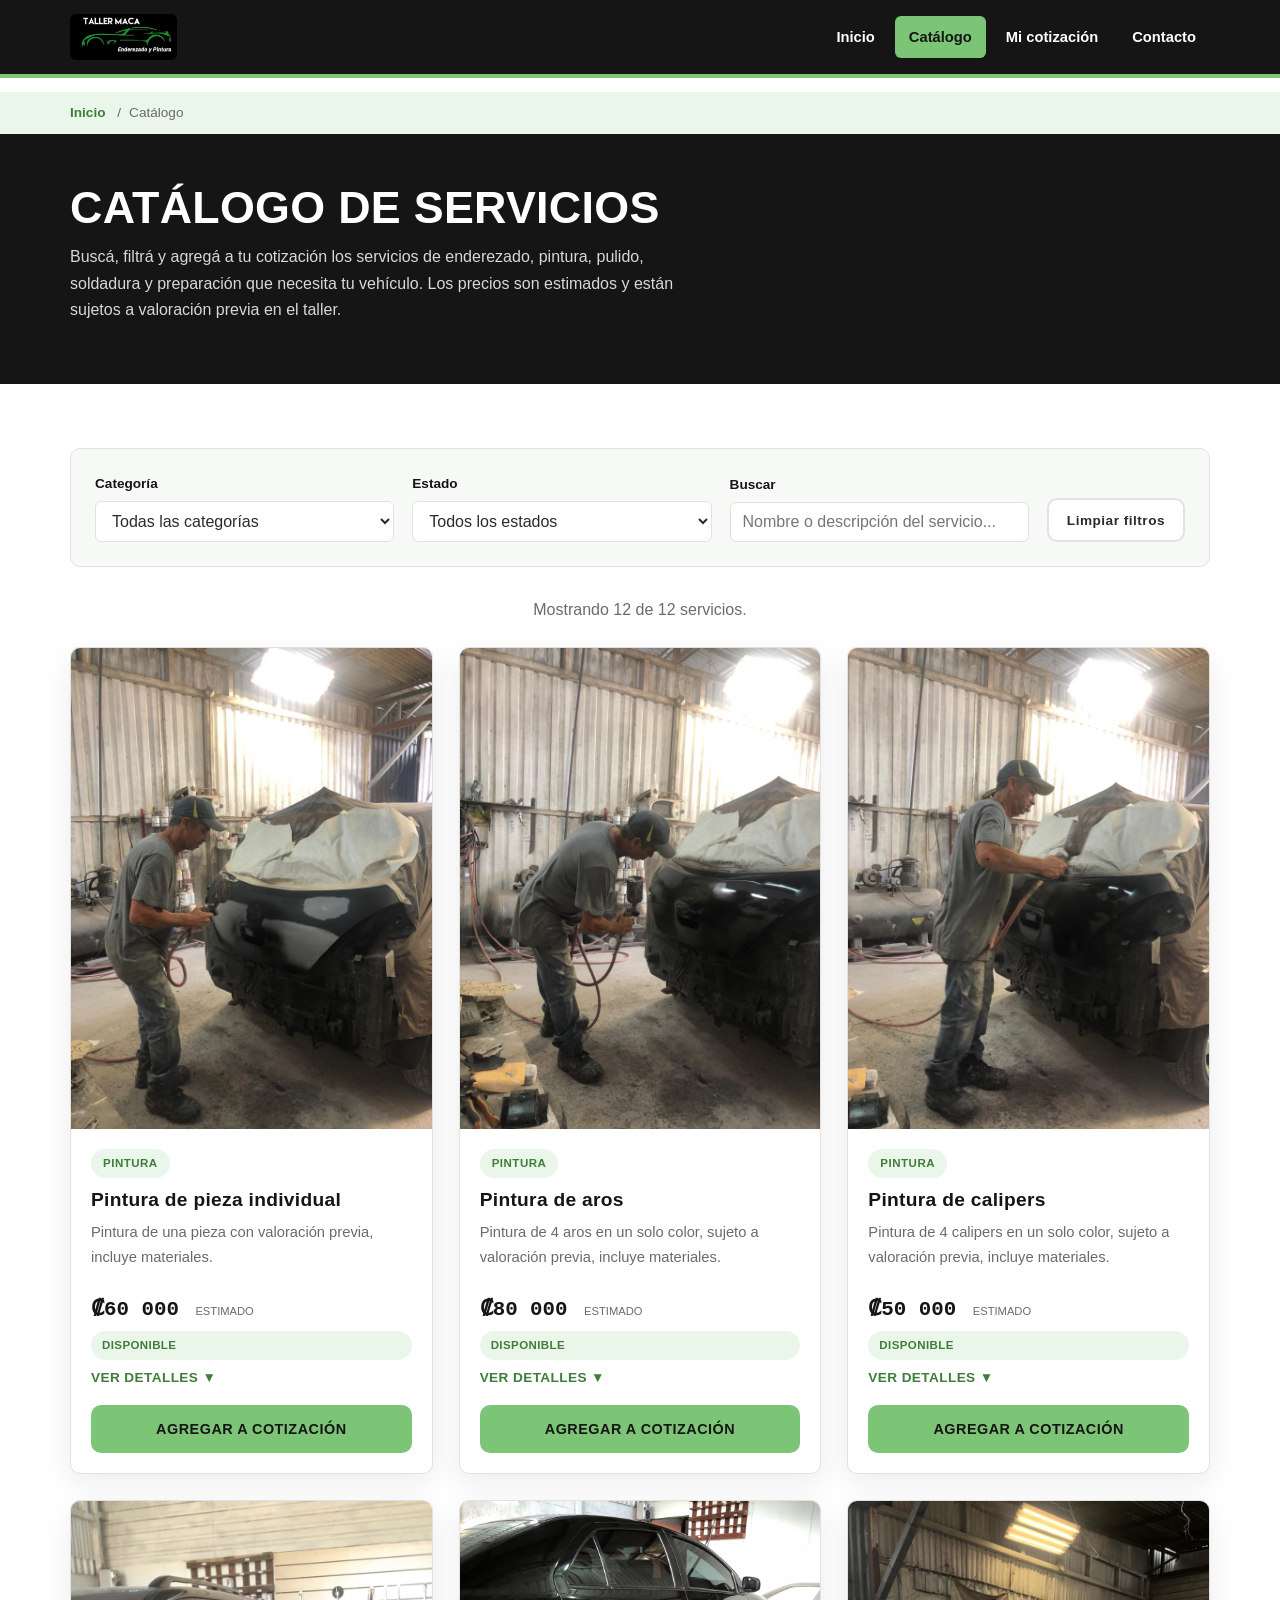
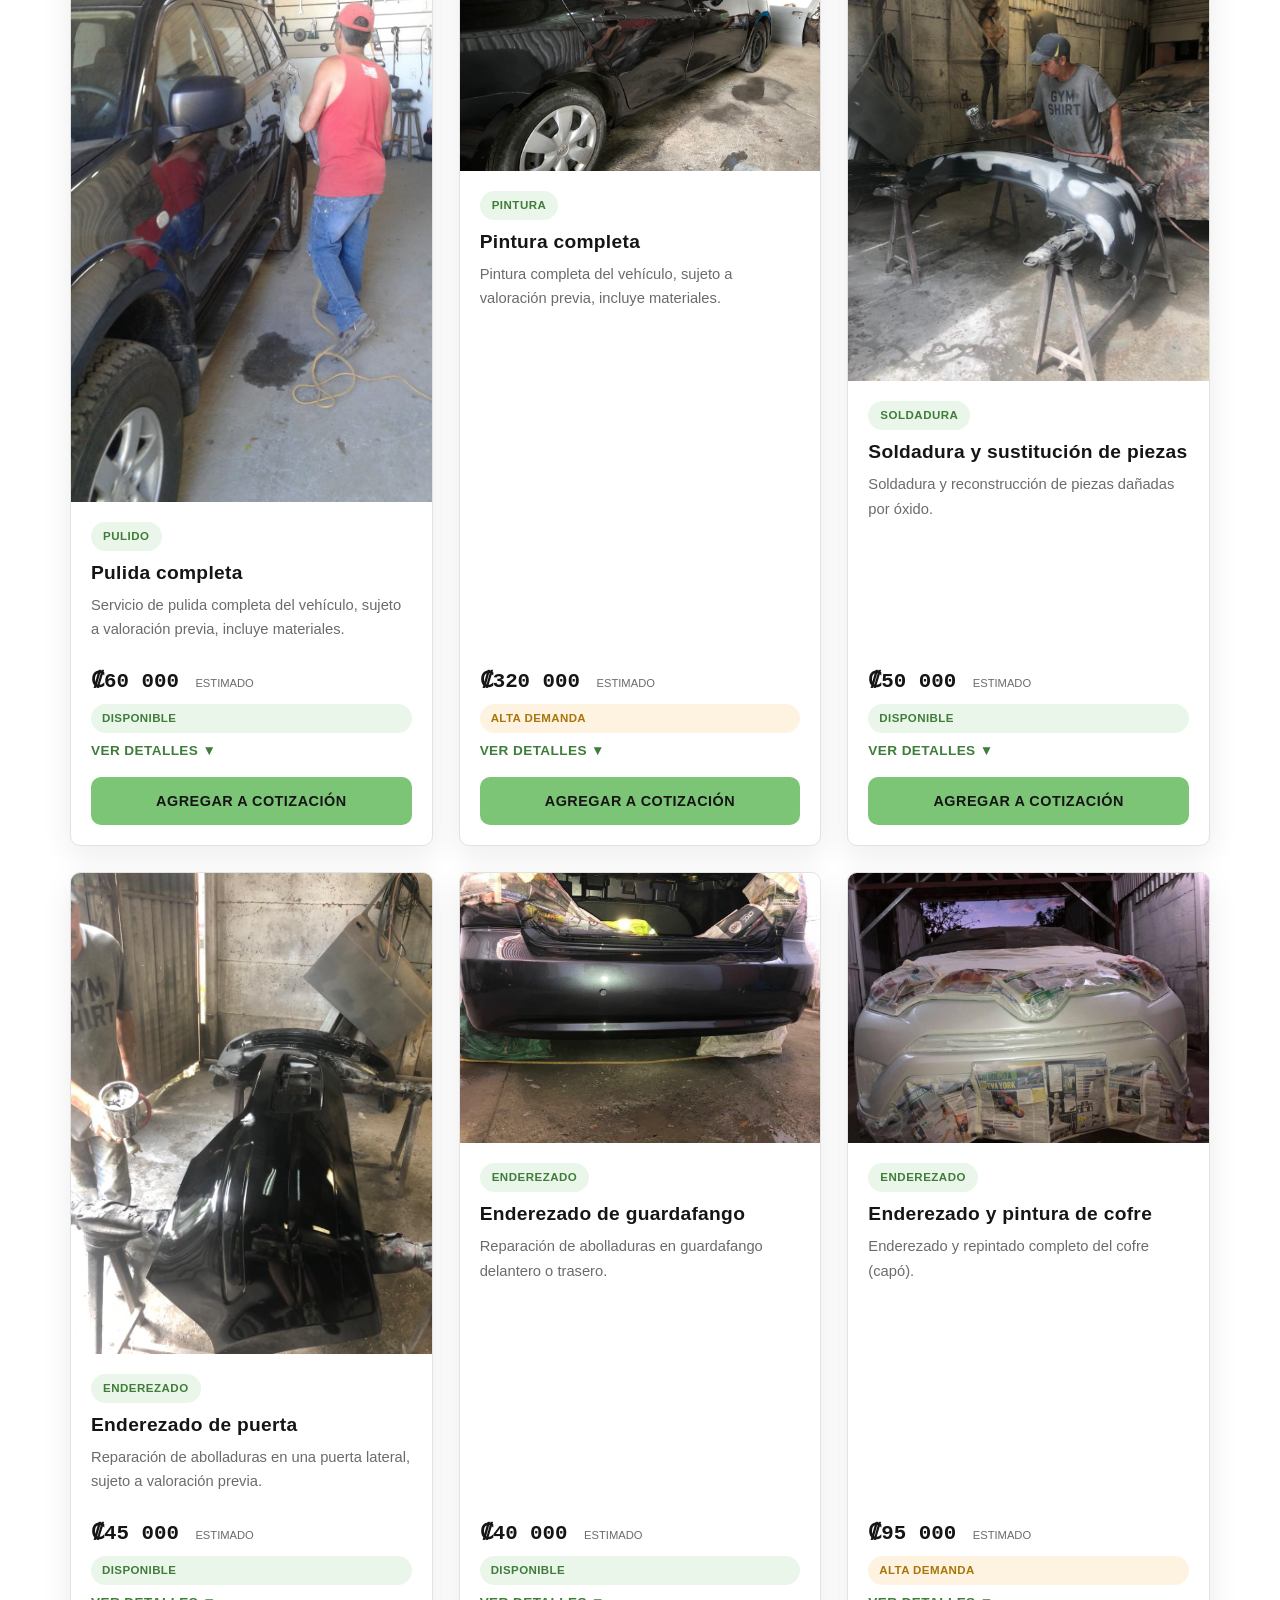
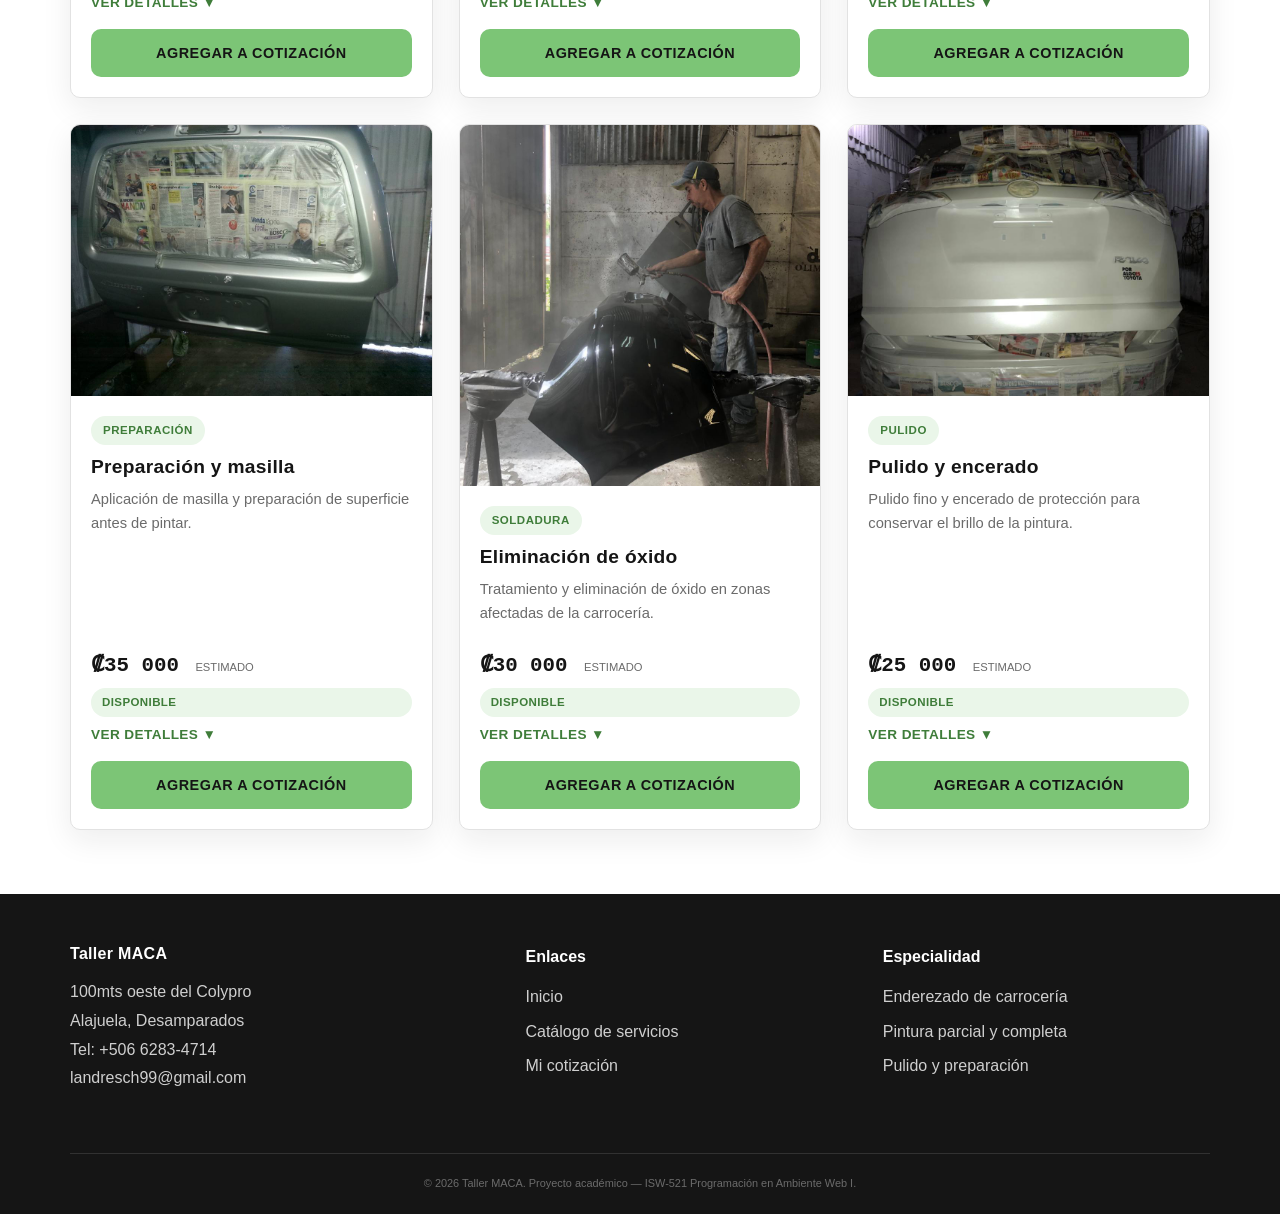
<file: catalogo.html>
<!DOCTYPE html>
<html lang="es">

<head>
    <meta charset="UTF-8">
    <meta name="viewport" content="width=device-width, initial-scale=1.0">
    <meta name="description"
        content="Catálogo de servicios de Taller MACA: enderezado, pintura y pulido en Desamparados, Alajuela. Filtrá por categoría, estado o buscá por nombre y armá tu cotización.">
    <meta name="keywords" content="taller, catálogo, enderezado, pintura automotriz, Alajuela, Desamparados, cotización">
    <meta name="author" content="Taller MACA">
    <link rel="stylesheet" href="css/style.css">
    <title>Taller MACA | Catálogo</title>
</head>

<body>
    <!-- Encabezado fijo, compartido por las 3 páginas -->
    <header class="site-header">
        <div class="container header-content">
            <a class="logo" href="index.html">
                <img src="img/logo-maca.jpg" alt="Logo de Taller MACA, enderezado y pintura">
                <span>Taller MACA</span>
            </a>

            <!-- Checkbox oculto: controla el menú hamburguesa sin JavaScript -->
            <input type="checkbox" id="menu-toggle" class="menu-toggle">
            <label for="menu-toggle" class="menu-button" aria-label="Abrir menú">
                <span></span>
                <span></span>
                <span></span>
            </label>

            <nav class="main-nav">
                <ul>
                    <li><a href="index.html">Inicio</a></li>
                    <li><a class="active-link" href="catalogo.html">Catálogo</a></li>
                    <li><a href="cotizacion.html">Mi cotización</a></li>
                    <li><a href="index.html#contacto">Contacto</a></li>
                </ul>
            </nav>
        </div>
    </header>

    <!-- Ubicación actual dentro del sitio -->
    <nav class="breadcrumb" aria-label="Ubicación actual">
        <div class="container">
            <a href="index.html">Inicio</a>
            <span>Catálogo</span>
        </div>
    </nav>

    <main>
        <!-- Encabezado simple de la página -->
        <section class="hero-simple">
            <div class="container">
                <h1>Catálogo de servicios</h1>
                <p>
                    Buscá, filtrá y agregá a tu cotización los servicios de enderezado, pintura, pulido,
                    soldadura y preparación que necesita tu vehículo. Los precios son estimados y están
                    sujetos a valoración previa en el taller.
                </p>
            </div>
        </section>

        <!-- Catálogo: filtros + galería de servicios cargados desde JSON -->
        <section>
            <div class="container">
                <div class="filtros-panel">
                    <div class="filtro-grupo">
                        <label for="filtroCategoria">Categoría</label>
                        <select id="filtroCategoria" name="categoria">
                            <option value="todas">Todas las categorías</option>
                            <option value="Pintura">Pintura</option>
                            <option value="Pulido">Pulido</option>
                            <option value="Soldadura">Soldadura</option>
                            <option value="Enderezado">Enderezado</option>
                            <option value="Preparación">Preparación</option>
                        </select>
                    </div>

                    <div class="filtro-grupo">
                        <label for="filtroEstado">Estado</label>
                        <select id="filtroEstado" name="estado">
                            <option value="todos">Todos los estados</option>
                            <option value="disponible">Disponible</option>
                            <option value="alta demanda">Alta demanda</option>
                        </select>
                    </div>

                    <div class="filtro-grupo">
                        <label for="filtroBuscador">Buscar</label>
                        <input type="text" id="filtroBuscador" name="buscador"
                            placeholder="Nombre o descripción del servicio...">
                    </div>

                    <button type="button" class="btn-clear" id="btnLimpiarFiltros">Limpiar filtros</button>
                </div>

                <p id="mensajeResultados" class="estado-carga">Cargando servicios...</p>

                <div id="contenedorCatalogo" class="tarjetas-grid"></div>
            </div>
        </section>
    </main>

    <footer id="contacto">
        <div class="container">
            <div>
                <h4>Taller MACA</h4>
                <address>
                    100mts oeste del Colypro<br>
                    Alajuela, Desamparados<br>
                    Tel: +506 6283-4714<br>
                    landresch99@gmail.com
                </address>
            </div>

            <div>
                <h5>Enlaces</h5>
                <ul>
                    <li><a href="index.html">Inicio</a></li>
                    <li><a href="catalogo.html">Catálogo de servicios</a></li>
                    <li><a href="cotizacion.html">Mi cotización</a></li>
                </ul>
            </div>

            <div>
                <h5>Especialidad</h5>
                <ul>
                    <li>Enderezado de carrocería</li>
                    <li>Pintura parcial y completa</li>
                    <li>Pulido y preparación</li>
                </ul>
            </div>

            <div class="footer-bottom">
                <small>&copy; 2026 Taller MACA. Proyecto académico — ISW-521 Programación en Ambiente Web I.</small>
            </div>
        </div>
    </footer>

    <script src="js/cotizacionStorage.js"></script>
    <script src="js/catalogo.js"></script>
</body>

</html>
</file>
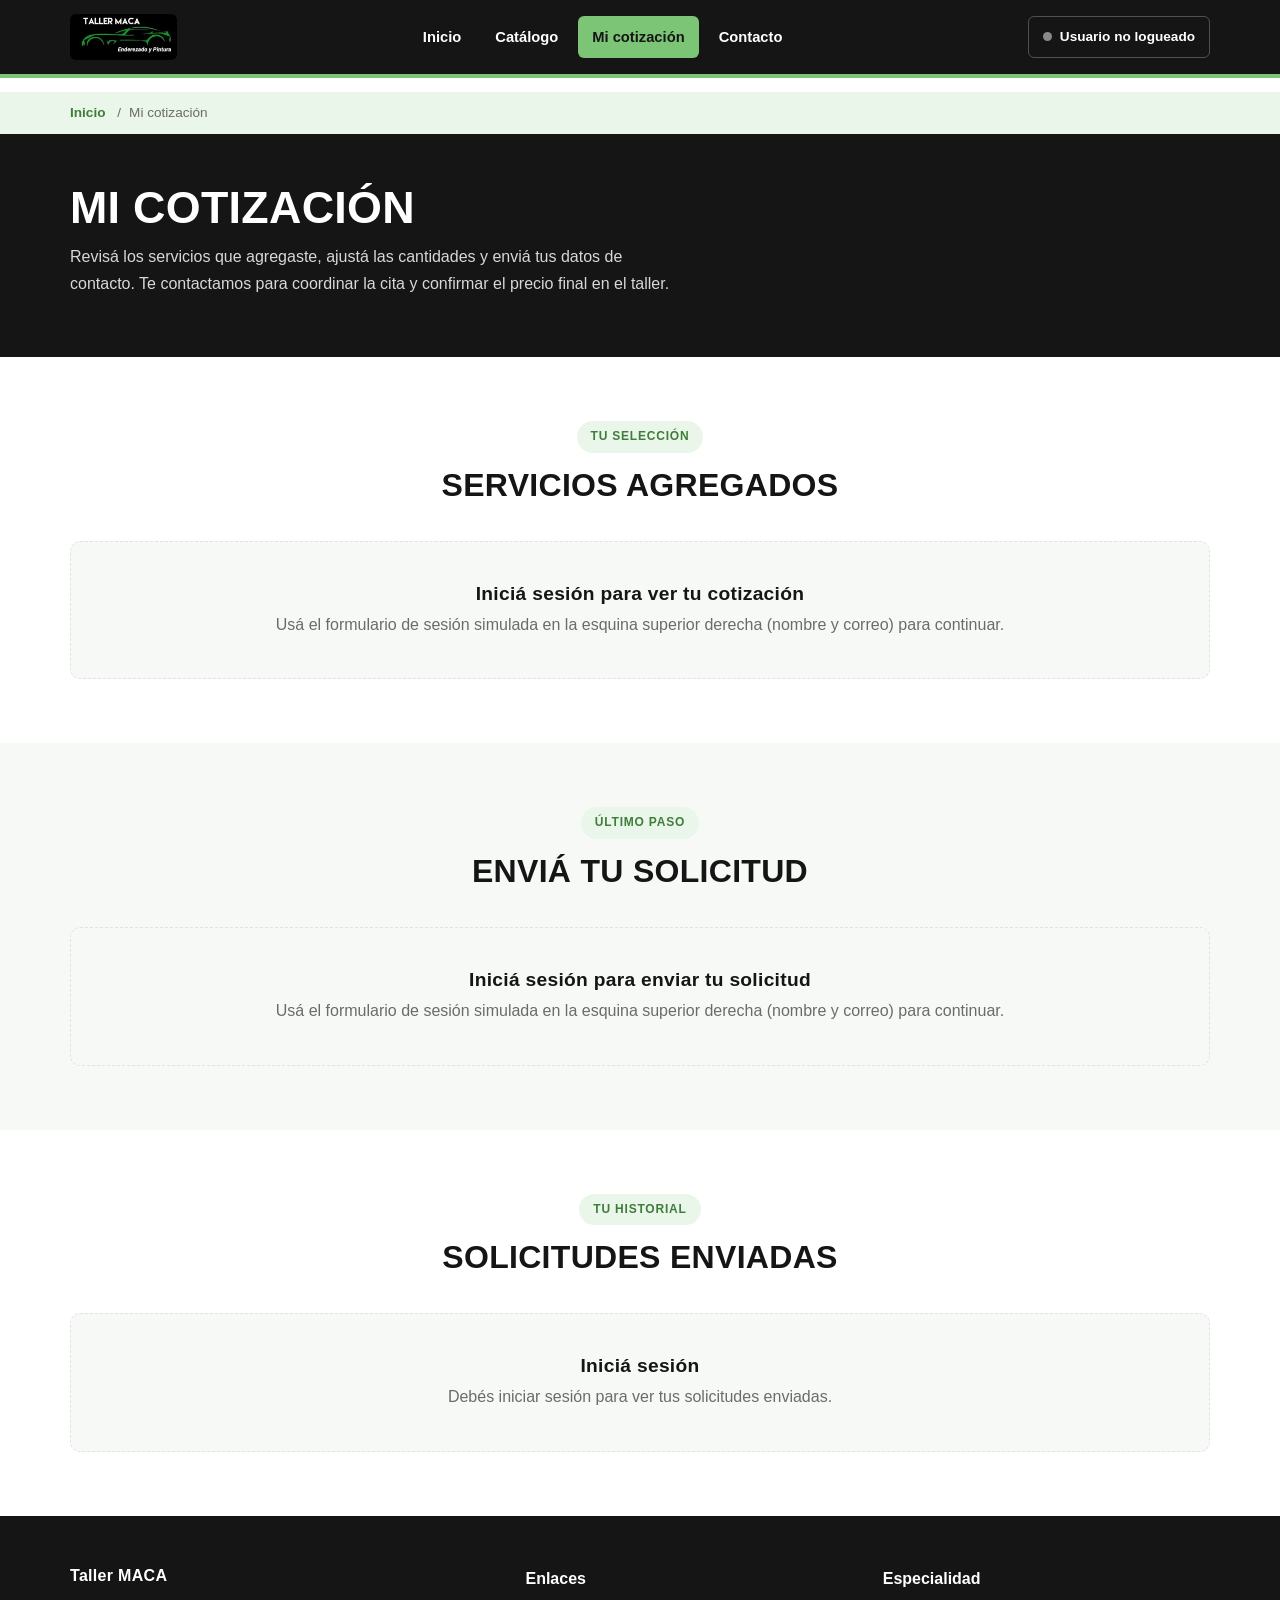
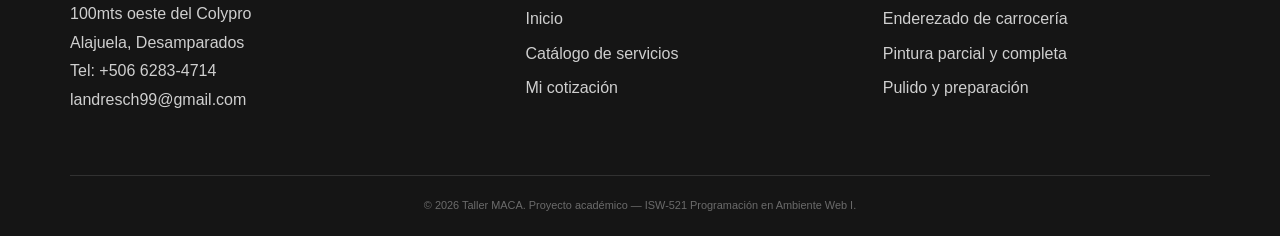
<file: cotizacion.html>
<!DOCTYPE html>
<html lang="es">

<head>
    <meta charset="UTF-8">
    <meta name="viewport" content="width=device-width, initial-scale=1.0">
    <meta name="description"
        content="Revisá y ajustá tu cotización de servicios de Taller MACA en Desamparados, Alajuela, y enviá tus datos de contacto para coordinar tu cita.">
    <meta name="keywords" content="taller, cotización, enderezado, pintura automotriz, Alajuela, Desamparados">
    <meta name="author" content="Taller MACA">
    <link rel="stylesheet" href="css/style.css">
    <title>Taller MACA | Mi cotización</title>
</head>

<body>
    <!-- Encabezado fijo, compartido por las 3 páginas -->
    <header class="site-header">
        <div class="container header-content">
            <a class="logo" href="index.html">
                <img src="img/logo-maca.jpg" alt="Logo de Taller MACA, enderezado y pintura">
                <span>Taller MACA</span>
            </a>

            <!-- Checkbox oculto: controla el menú hamburguesa sin JavaScript -->
            <input type="checkbox" id="menu-toggle" class="menu-toggle">
            <label for="menu-toggle" class="menu-button" aria-label="Abrir menú">
                <span></span>
                <span></span>
                <span></span>
            </label>

            <nav class="main-nav">
                <ul>
                    <li><a href="index.html">Inicio</a></li>
                    <li><a href="catalogo.html">Catálogo</a></li>
                    <li><a class="active-link" href="cotizacion.html">Mi cotización</a></li>
                    <li><a href="index.html#contacto">Contacto</a></li>
                </ul>
            </nav>

            <!-- Sesión simulada con sessionStorage: solo en esta página -->
            <div class="header-session-area">
                <details class="session-dropdown">
                    <summary id="headerUsuario" class="header-user">
                        <span class="user-offline"></span>
                        Usuario no logueado
                    </summary>

                    <div class="session-dropdown-content">
                        <h3>Sesión de usuario</h3>
                        <p>Simulación con sessionStorage.</p>

                        <form id="formLoginSimulado" class="session-form">
                            <div class="campo-form">
                                <label for="loginNombre">Nombre</label>
                                <input type="text" id="loginNombre" placeholder="Ej. Joseph Quesada">
                            </div>

                            <div class="campo-form">
                                <label for="loginCorreo">Correo</label>
                                <input type="email" id="loginCorreo" placeholder="ejemplo@correo.com">
                            </div>

                            <div class="session-buttons">
                                <button type="submit" class="btn-primary">Ingresar</button>
                                <button type="button" id="btnCerrarSesion" class="btn-secondary">Salir</button>
                            </div>
                        </form>

                        <div id="usuarioActual" class="user-card">
                            No hay usuario logueado.
                        </div>
                    </div>
                </details>
            </div>
        </div>
    </header>

    <!-- Ubicación actual dentro del sitio -->
    <nav class="breadcrumb" aria-label="Ubicación actual">
        <div class="container">
            <a href="index.html">Inicio</a>
            <span>Mi cotización</span>
        </div>
    </nav>

    <main>
        <!-- Encabezado simple de la página -->
        <section class="hero-simple">
            <div class="container">
                <h1>Mi cotización</h1>
                <p>
                    Revisá los servicios que agregaste, ajustá las cantidades y enviá tus datos de contacto.
                    Te contactamos para coordinar la cita y confirmar el precio final en el taller.
                </p>
            </div>
        </section>

        <!-- Tabla con los servicios agregados desde el catálogo -->
        <section>
            <div class="container">
                <div class="section-heading">
                    <span class="section-badge">Tu selección</span>
                    <h2>Servicios agregados</h2>
                </div>

                <div id="estadoSesionRequerida" class="empty-state oculto">
                    <h3>Iniciá sesión para ver tu cotización</h3>
                    <p>Usá el formulario de sesión simulada en la esquina superior derecha (nombre y correo) para continuar.</p>
                </div>

                <div id="estadoVacioCotizacion" class="empty-state oculto">
                    <h3>Tu cotización está vacía</h3>
                    <p>Todavía no agregaste servicios. Visitá el catálogo para elegir los que necesitás.</p>
                    <a class="btn-secondary" href="catalogo.html">Ir al catálogo</a>
                </div>

                <div id="tablaCotizacionWrapper" class="tabla-cotizacion-wrapper">
                    <table class="tabla-cotizacion">
                        <thead>
                            <tr>
                                <th scope="col">Servicio</th>
                                <th scope="col">Precio unitario</th>
                                <th scope="col">Cantidad</th>
                                <th scope="col">Subtotal</th>
                                <th scope="col">Quitar</th>
                            </tr>
                        </thead>
                        <tbody id="cuerpoTablaCotizacion"></tbody>
                    </table>
                </div>

                <div id="resumenCotizacion" class="cotizacion-resumen">
                    <span>Total general</span>
                    <strong id="totalCotizacion">&#8353;0</strong>
                </div>

                <div id="accionesCotizacion" class="cotizacion-acciones">
                    <button type="button" class="btn-clear" id="btnVaciarCotizacion">Vaciar cotización</button>
                    <a class="btn-link" href="catalogo.html">Seguir explorando el catálogo</a>
                </div>
            </div>
        </section>

        <!-- Formulario de contacto para enviar la solicitud -->
        <section class="fondo-claro">
            <div class="container">
                <div class="section-heading">
                    <span class="section-badge">Último paso</span>
                    <h2>Enviá tu solicitud</h2>
                </div>

                <div id="formularioSesionRequerida" class="empty-state oculto">
                    <h3>Iniciá sesión para enviar tu solicitud</h3>
                    <p>Usá el formulario de sesión simulada en la esquina superior derecha (nombre y correo) para continuar.</p>
                </div>

                <form id="formContacto" class="formulario-contacto oculto" novalidate>
                    <div class="campo-form">
                        <label for="campoNombre">Nombre completo</label>
                        <input type="text" id="campoNombre" name="nombre" placeholder="Ej. Joseph Quesada">
                        <small id="errorNombre" class="mensaje-error"></small>
                    </div>

                    <div class="campo-form">
                        <label for="campoTelefono">Teléfono</label>
                        <input type="tel" id="campoTelefono" name="telefono" placeholder="Ej. 6283-4714">
                        <small id="errorTelefono" class="mensaje-error"></small>
                    </div>

                    <div class="campo-form">
                        <label for="campoCorreo">Correo electrónico</label>
                        <input type="email" id="campoCorreo" name="correo" placeholder="Ej. correo@ejemplo.com">
                        <small id="errorCorreo" class="mensaje-error"></small>
                    </div>

                    <div class="campo-form">
                        <label for="campoFecha">Fecha preferida</label>
                        <input type="date" id="campoFecha" name="fecha">
                        <small id="errorFecha" class="mensaje-error"></small>
                    </div>

                    <button type="submit" class="btn-primary">Enviar solicitud</button>

                    <p id="mensajeEnvio" class="mensaje-envio" aria-live="polite"></p>
                </form>
            </div>
        </section>

        <!-- Historial de solicitudes enviadas por el usuario logueado -->
        <section>
            <div class="container">
                <div class="section-heading">
                    <span class="section-badge">Tu historial</span>
                    <h2>Solicitudes enviadas</h2>
                </div>

                <div id="listaSolicitudesGuardadas" class="solicitudes-lista"></div>
            </div>
        </section>
    </main>

    <footer id="contacto">
        <div class="container">
            <div>
                <h4>Taller MACA</h4>
                <address>
                    100mts oeste del Colypro<br>
                    Alajuela, Desamparados<br>
                    Tel: +506 6283-4714<br>
                    landresch99@gmail.com
                </address>
            </div>

            <div>
                <h5>Enlaces</h5>
                <ul>
                    <li><a href="index.html">Inicio</a></li>
                    <li><a href="catalogo.html">Catálogo de servicios</a></li>
                    <li><a href="cotizacion.html">Mi cotización</a></li>
                </ul>
            </div>

            <div>
                <h5>Especialidad</h5>
                <ul>
                    <li>Enderezado de carrocería</li>
                    <li>Pintura parcial y completa</li>
                    <li>Pulido y preparación</li>
                </ul>
            </div>

            <div class="footer-bottom">
                <small>&copy; 2026 Taller MACA. Proyecto académico — ISW-521 Programación en Ambiente Web I.</small>
            </div>
        </div>
    </footer>

    <script src="js/cotizacionStorage.js"></script>
    <script src="js/sesion.js"></script>
    <script src="js/cotizacion.js"></script>
</body>

</html>
</file>
<file: css/style.css>
/* =========================================================
   TALLER MACA — Hoja de estilos compartida
   HTML + CSS + JavaScript puro, sin frameworks.
   ========================================================= */

/* =========================
   VARIABLES DE MARCA
   Colores tomados del logo real del taller (auto verde sobre negro)
   ========================= */
:root {
    --negro: #151515;
    --negro-suave: #222222;
    --verde: #7cc576;
    --verde-oscuro: #3f7d3a;
    --verde-medio: #5ab652;
    --verde-claro: #eaf6e9;
    --blanco: #ffffff;
    --texto: #2b2b2b;
    --texto-suave: #6b6b6b;
    --borde: #e2e2e2;
    --alerta: #c0392b;
    --alerta-fondo: #fbeaea;
    --aviso: #a9750c;
    --aviso-fondo: #fdf3e0;
    --exito-fondo: #eaf6e9;

    --fuente-titulo: 'Arial Black', Arial, sans-serif;
    --fuente-texto: Arial, Helvetica, sans-serif;
    --fuente-numeros: 'Courier New', Courier, monospace;

    --radio: 10px;
    --sombra: 0 10px 30px rgba(21, 21, 21, 0.08);
}

/* =========================
   BASE Y RESET
   ========================= */
* {
    margin: 0;
    padding: 0;
    box-sizing: border-box;
}

html {
    font-size: 16px;
    scroll-behavior: smooth;
}

body {
    font-family: var(--fuente-texto);
    color: var(--texto);
    background-color: var(--blanco);
    line-height: 1.65;
    padding-top: 92px;
    /* compensa el header fijo */
}

img,
video,
iframe {
    max-width: 100%;
}

img {
    height: auto;
    display: block;
}

a {
    text-decoration: none;
    color: inherit;
}

ul {
    list-style: none;
}

button,
input,
select,
textarea {
    font-family: inherit;
    font-size: 1rem;
}

h1,
h2,
h3,
h4 {
    font-family: var(--fuente-titulo);
    color: var(--negro);
    line-height: 1.25;
    margin-bottom: 14px;
    letter-spacing: 0.3px;
}

h1 {
    font-size: clamp(1.9rem, 4vw, 2.8rem);
    text-transform: uppercase;
}

h2 {
    font-size: clamp(1.5rem, 3vw, 2rem);
    text-transform: uppercase;
}

h3 {
    font-size: 1.2rem;
}

p {
    margin-bottom: 14px;
    color: var(--texto);
}

small {
    color: var(--texto-suave);
}

/* =========================
   UTILIDADES
   ========================= */
.container {
    width: min(92%, 1140px);
    margin: 0 auto;
}

section {
    padding: 64px 0;
}

.section-heading {
    max-width: 640px;
    margin: 0 auto 36px;
    text-align: center;
}

.section-badge {
    display: inline-block;
    background-color: var(--verde-claro);
    color: var(--verde-oscuro);
    font-weight: bold;
    font-size: 0.75rem;
    text-transform: uppercase;
    letter-spacing: 0.8px;
    padding: 6px 14px;
    border-radius: 999px;
    margin-bottom: 12px;
}

.fondo-claro {
    background-color: #f7f9f7;
}

.fondo-oscuro {
    background-color: var(--negro);
    color: var(--blanco);
}

.fondo-oscuro h2,
.fondo-oscuro h3 {
    color: var(--blanco);
}

/* =========================
   BOTONES
   ========================= */
.btn-primary,
.btn-secondary,
.btn-outline,
.btn-clear {
    display: inline-block;
    font-weight: bold;
    text-transform: uppercase;
    letter-spacing: 0.5px;
    font-size: 0.9rem;
    padding: 14px 26px;
    border-radius: var(--radio);
    border: 2px solid transparent;
    cursor: pointer;
    transition: transform 0.15s ease, background-color 0.15s ease, color 0.15s ease;
}

.btn-primary {
    background-color: var(--verde-oscuro);
    color: var(--blanco);
}

.btn-primary:hover {
    background-color: var(--verde-medio);
    transform: translateY(-2px);
}

.btn-secondary {
    background-color: var(--verde);
    color: var(--negro);
}

.btn-secondary:hover {
    background-color: var(--verde-medio);
}

.btn-outline {
    background-color: transparent;
    border-color: var(--blanco);
    color: var(--blanco);
}

.btn-outline:hover {
    background-color: var(--blanco);
    color: var(--negro);
}

.btn-link {
    color: var(--verde-oscuro);
    font-weight: bold;
    text-decoration: underline;
    text-underline-offset: 4px;
}

.btn-clear {
    background-color: var(--blanco);
    color: var(--texto);
    border-color: var(--borde);
    text-transform: none;
    font-size: 0.85rem;
    padding: 10px 18px;
}

.btn-clear:hover {
    border-color: var(--negro);
}

.btn-card {
    display: inline-block;
    margin-top: 10px;
    background-color: transparent;
    color: var(--verde-oscuro);
    font-weight: bold;
    font-size: 0.85rem;
    text-transform: uppercase;
    letter-spacing: 0.4px;
    border: none;
    cursor: pointer;
    padding: 0;
}

.btn-card:hover {
    text-decoration: underline;
}

/* =========================
   HEADER Y NAVEGACIÓN
   Menú hamburguesa sin JavaScript (truco de checkbox)
   ========================= */
.site-header {
    background-color: var(--negro);
    border-bottom: 4px solid var(--verde);
    position: fixed;
    top: 0;
    left: 0;
    width: 100%;
    z-index: 1000;
    padding: 14px 0;
}

.header-content {
    display: flex;
    align-items: center;
    justify-content: space-between;
    gap: 18px;
}

.logo {
    display: flex;
    align-items: center;
    gap: 10px;
}

.logo img {
    height: 46px;
    width: auto;
    border-radius: 6px;
}

.logo span {
    display: none;
}

.menu-toggle {
    display: none;
}

.menu-button {
    display: none;
    width: 36px;
    height: 30px;
    cursor: pointer;
}

.menu-button span {
    display: block;
    height: 3px;
    margin-bottom: 6px;
    background-color: var(--blanco);
    border-radius: 4px;
}

.main-nav ul {
    display: flex;
    align-items: center;
    gap: 6px;
}

.main-nav a {
    display: inline-block;
    color: var(--blanco);
    font-weight: bold;
    font-size: 0.92rem;
    padding: 9px 14px;
    border-radius: 6px;
}

.main-nav a:hover {
    background-color: rgba(255, 255, 255, 0.08);
}

.main-nav a.active-link {
    background-color: var(--verde);
    color: var(--negro);
}

/* Migas de pan: ubicación actual dentro del sitio */
.breadcrumb {
    background-color: var(--verde-claro);
    font-size: 0.85rem;
    padding: 10px 0;
}

.breadcrumb a {
    color: var(--verde-oscuro);
    font-weight: bold;
}

.breadcrumb span {
    color: var(--texto-suave);
}

.breadcrumb span::before {
    content: "/";
    margin: 0 8px;
    color: var(--texto-suave);
}

/* =========================
   HERO
   ========================= */
.hero {
    background-color: var(--negro);
    color: var(--blanco);
    padding: 70px 0;
}

.hero-content {
    display: flex;
    align-items: center;
    gap: 50px;
}

.hero-text {
    flex: 1;
}

.hero-badge {
    display: inline-block;
    background-color: var(--verde);
    color: var(--negro);
    font-weight: bold;
    font-size: 0.78rem;
    text-transform: uppercase;
    letter-spacing: 0.6px;
    padding: 7px 16px;
    border-radius: 999px;
    margin-bottom: 18px;
}

.hero-text h1 {
    color: var(--blanco);
    margin-bottom: 18px;
}

.hero-text p {
    color: #d8d8d8;
    font-size: 1.05rem;
    max-width: 480px;
}

.hero-actions {
    display: flex;
    align-items: center;
    gap: 22px;
    margin-top: 26px;
    flex-wrap: wrap;
}

.hero-actions .btn-link {
    color: var(--verde);
}

.hero-image {
    flex: 1;
}

.hero-image figure {
    position: relative;
    border-radius: var(--radio);
    overflow: hidden;
    box-shadow: var(--sombra);
}

.hero-image img {
    width: 100%;
    aspect-ratio: 4 / 3;
    object-fit: cover;
}

.hero-image figcaption {
    position: absolute;
    bottom: 0;
    left: 0;
    width: 100%;
    background: linear-gradient(0deg, rgba(0, 0, 0, 0.75), transparent);
    color: var(--blanco);
    font-size: 0.85rem;
    padding: 28px 16px 12px;
}

/* Hero simple para Catálogo / Mi Cotización */
.hero-simple {
    background-color: var(--negro);
    color: var(--blanco);
    padding: 46px 0;
}

.hero-simple h1 {
    color: var(--blanco);
    margin-bottom: 8px;
}

.hero-simple p {
    color: #d8d8d8;
    max-width: 620px;
}

/* =========================
   BLOQUE PROBLEMA / PÚBLICO / SOLUCIÓN
   ========================= */
.problema-grid {
    display: grid;
    grid-template-columns: repeat(3, 1fr);
    gap: 24px;
}

.problema-card {
    background-color: var(--blanco);
    border: 1px solid var(--borde);
    border-top: 4px solid var(--verde);
    border-radius: var(--radio);
    padding: 26px;
}

.problema-card span.icono {
    display: inline-flex;
    align-items: center;
    justify-content: center;
    width: 42px;
    height: 42px;
    border-radius: 50%;
    background-color: var(--verde-claro);
    color: var(--verde-oscuro);
    font-family: var(--fuente-titulo);
    margin-bottom: 14px;
}

.problema-card h3 {
    margin-bottom: 10px;
}

.problema-card p {
    color: var(--texto-suave);
    margin-bottom: 0;
}

/* =========================
   PASOS (cómo funciona)
   ========================= */
.pasos-grid {
    display: grid;
    grid-template-columns: repeat(3, 1fr);
    gap: 28px;
    counter-reset: paso;
}

.paso {
    position: relative;
    padding-left: 16px;
    border-left: 3px solid var(--verde);
}

.paso::before {
    counter-increment: paso;
    content: counter(paso);
    display: inline-flex;
    align-items: center;
    justify-content: center;
    width: 30px;
    height: 30px;
    background-color: var(--negro);
    color: var(--verde);
    font-family: var(--fuente-numeros);
    font-weight: bold;
    border-radius: 50%;
    margin-bottom: 12px;
}

.paso p {
    color: var(--texto-suave);
    margin-bottom: 0;
}

/* =========================
   TARJETAS DE SERVICIOS / DESTACADOS
   ========================= */
.events-message,
.estado-carga {
    text-align: center;
    color: var(--texto-suave);
    margin-bottom: 24px;
}

.tarjetas-grid {
    display: grid;
    grid-template-columns: repeat(3, 1fr);
    gap: 26px;
}

.servicio-card {
    background-color: var(--blanco);
    border: 1px solid var(--borde);
    border-radius: var(--radio);
    overflow: hidden;
    box-shadow: var(--sombra);
    display: flex;
    flex-direction: column;
}

.servicio-card .servicio-imagen {
    position: relative;
    aspect-ratio: 4 / 3;
}

.servicio-card .servicio-imagen img {
    width: 100%;
    height: 100%;
    object-fit: cover;
}

.servicio-card .servicio-contenido {
    padding: 20px;
    display: flex;
    flex-direction: column;
    flex: 1;
}

.categoria-tag {
    display: inline-block;
    align-self: flex-start;
    background-color: var(--verde-claro);
    color: var(--verde-oscuro);
    font-size: 0.72rem;
    font-weight: bold;
    text-transform: uppercase;
    letter-spacing: 0.5px;
    padding: 5px 12px;
    border-radius: 999px;
    margin-bottom: 10px;
}

.servicio-card h3 {
    margin-bottom: 8px;
}

.servicio-descripcion {
    color: var(--texto-suave);
    font-size: 0.92rem;
    flex: 1;
}

.servicio-precio {
    font-family: var(--fuente-numeros);
    font-size: 1.3rem;
    font-weight: bold;
    color: var(--negro);
    margin: 10px 0 4px;
}

.servicio-precio span {
    font-family: var(--fuente-texto);
    font-size: 0.7rem;
    font-weight: normal;
    color: var(--texto-suave);
    text-transform: uppercase;
    margin-left: 4px;
}

/* Indicadores de estado: disponible / alta demanda / sin cupo */
.state-box {
    display: inline-block;
    font-size: 0.72rem;
    font-weight: bold;
    text-transform: uppercase;
    letter-spacing: 0.4px;
    padding: 5px 11px;
    border-radius: 999px;
}

.state-success {
    background-color: var(--exito-fondo);
    color: var(--verde-oscuro);
}

.state-warning {
    background-color: var(--aviso-fondo);
    color: var(--aviso);
}

.state-danger {
    background-color: var(--alerta-fondo);
    color: var(--alerta);
}

/* Detalle expandible dentro de una tarjeta (interacción sin recarga) */
.servicio-detalle {
    display: none;
    margin-top: 10px;
    padding-top: 10px;
    border-top: 1px dashed var(--borde);
    font-size: 0.88rem;
    color: var(--texto-suave);
}

.servicio-detalle.abierto {
    display: block;
}

.btn-card[aria-expanded="true"]::after {
    content: " ▲";
}

.btn-card[aria-expanded="false"]::after {
    content: " ▼";
}

/* =========================
   FILTROS (catálogo) Y FORMULARIOS
   (.campo-form se reutiliza en cotizacion.html)
   ========================= */
.filtros-panel {
    display: grid;
    grid-template-columns: repeat(3, 1fr) auto;
    gap: 18px;
    align-items: end;
    background-color: #f7f9f7;
    border: 1px solid var(--borde);
    border-radius: var(--radio);
    padding: 24px;
    margin-bottom: 30px;
}

.filtro-grupo {
    display: flex;
    flex-direction: column;
    gap: 6px;
}

.filtro-grupo label,
.campo-form label {
    font-weight: bold;
    font-size: 0.85rem;
    color: var(--negro);
}

.filtro-grupo select,
.filtro-grupo input[type="text"],
.campo-form input,
.campo-form select,
.campo-form textarea {
    border: 1px solid var(--borde);
    border-radius: 6px;
    padding: 10px 12px;
    background-color: var(--blanco);
    color: var(--texto);
    width: 100%;
}

.filtro-grupo select:focus,
.filtro-grupo input[type="text"]:focus,
.campo-form input:focus,
.campo-form select:focus,
.campo-form textarea:focus {
    outline: 2px solid var(--verde);
    outline-offset: 1px;
}

.filtros-panel .btn-clear {
    height: 44px;
}

/* Validación de formularios (usado en cotizacion.html) */
.input-error {
    border-color: var(--alerta) !important;
}

.input-success {
    border-color: var(--verde-oscuro) !important;
}

.campo-form small.mensaje-error {
    display: block;
    min-height: 16px;
    color: var(--alerta);
    font-size: 0.78rem;
    margin-top: 4px;
}

.btn-agregar {
    margin-top: 14px;
    width: 100%;
}

/* Formulario de contacto (cotizacion.html) */
.formulario-contacto {
    display: grid;
    grid-template-columns: repeat(2, 1fr);
    gap: 22px 26px;
    max-width: 760px;
    margin: 0 auto;
}

.formulario-contacto button[type="submit"] {
    grid-column: 1 / -1;
    justify-self: start;
}

.mensaje-envio {
    grid-column: 1 / -1;
    font-weight: bold;
    min-height: 20px;
}

.mensaje-envio.exito {
    color: var(--verde-oscuro);
}

.mensaje-envio.error {
    color: var(--alerta);
}

/* =========================
   TABLA DE COTIZACIÓN (cotizacion.html)
   ========================= */
.tabla-cotizacion-wrapper {
    overflow-x: auto;
    margin-bottom: 26px;
}

.tabla-cotizacion {
    width: 100%;
    border-collapse: collapse;
    background-color: var(--blanco);
    border: 1px solid var(--borde);
    border-radius: var(--radio);
}

.tabla-cotizacion th,
.tabla-cotizacion td {
    padding: 14px 16px;
    text-align: left;
    border-bottom: 1px solid var(--borde);
}

.tabla-cotizacion th {
    background-color: #f7f9f7;
    text-transform: uppercase;
    font-size: 0.76rem;
    letter-spacing: 0.4px;
    color: var(--texto-suave);
}

.tabla-cotizacion tr:last-child td {
    border-bottom: none;
}

.fila-servicio {
    display: flex;
    align-items: center;
    gap: 12px;
}

.fila-servicio img {
    width: 56px;
    height: 56px;
    object-fit: cover;
    border-radius: 6px;
    flex-shrink: 0;
}

.input-cantidad {
    width: 70px;
}

.cotizacion-resumen {
    display: flex;
    justify-content: flex-end;
    align-items: center;
    gap: 14px;
    font-size: 1.05rem;
    margin-bottom: 22px;
}

.cotizacion-resumen strong {
    font-family: var(--fuente-numeros);
    font-size: 1.4rem;
    color: var(--negro);
}

.cotizacion-acciones {
    display: flex;
    justify-content: space-between;
    align-items: center;
    flex-wrap: wrap;
    gap: 14px;
    margin-bottom: 12px;
}

.oculto {
    display: none !important;
}

/* =========================
   SESIÓN SIMULADA (cotizacion.html)
   sessionStorage — dropdown nativo <details>/<summary>, sin JS para abrir/cerrar
   ========================= */
.header-session-area {
    position: relative;
    flex-shrink: 0;
}

.session-dropdown {
    position: relative;
}

.session-dropdown summary {
    list-style: none;
    cursor: pointer;
}

.session-dropdown summary::-webkit-details-marker {
    display: none;
}

.header-user {
    display: flex;
    align-items: center;
    gap: 8px;
    min-width: 160px;
    color: var(--blanco);
    font-weight: bold;
    font-size: 0.85rem;
    padding: 9px 14px;
    border-radius: 6px;
    border: 1px solid rgba(255, 255, 255, 0.25);
    transition: background-color 0.15s ease;
}

.header-user:hover {
    background-color: rgba(255, 255, 255, 0.08);
}

.user-online,
.user-offline {
    width: 9px;
    height: 9px;
    border-radius: 50%;
    flex-shrink: 0;
}

.user-online {
    background-color: var(--verde);
    box-shadow: 0 0 0 3px rgba(124, 197, 118, 0.25);
}

.user-offline {
    background-color: #8a8a8a;
}

.session-dropdown-content {
    position: absolute;
    top: calc(100% + 12px);
    right: 0;
    width: min(300px, 88vw);
    background-color: var(--blanco);
    border: 1px solid var(--borde);
    border-radius: var(--radio);
    box-shadow: var(--sombra);
    padding: 20px;
    z-index: 1001;
}

.session-dropdown-content h3 {
    font-size: 1rem;
    margin-bottom: 4px;
}

.session-dropdown-content p {
    color: var(--texto-suave);
    font-size: 0.85rem;
    margin-bottom: 14px;
}

.session-form .campo-form {
    margin-bottom: 12px;
}

.session-buttons {
    display: grid;
    grid-template-columns: 1fr 1fr;
    gap: 10px;
}

.session-buttons button {
    padding: 10px 12px;
    font-size: 0.82rem;
}

.user-card {
    margin-top: 16px;
    background-color: var(--verde-claro);
    border-radius: 8px;
    padding: 14px;
}

.user-card h4 {
    margin-bottom: 2px;
    font-size: 0.95rem;
}

.user-card p {
    color: var(--texto-suave);
    font-size: 0.85rem;
    margin-bottom: 0;
}

/* =========================
   HISTORIAL DE SOLICITUDES (cotizacion.html)
   ========================= */
.solicitudes-lista {
    display: grid;
    grid-template-columns: repeat(2, 1fr);
    gap: 22px;
}

.solicitud-card {
    background-color: var(--blanco);
    border: 1px solid var(--borde);
    border-top: 4px solid var(--verde);
    border-radius: var(--radio);
    padding: 20px;
}

.solicitud-encabezado {
    display: flex;
    align-items: center;
    justify-content: space-between;
    gap: 10px;
    margin-bottom: 12px;
}

.solicitud-fecha {
    color: var(--texto-suave);
    font-size: 0.8rem;
}

.solicitud-servicios {
    list-style: disc;
    padding-left: 20px;
    margin-bottom: 10px;
    color: var(--texto);
    font-size: 0.92rem;
}

.solicitud-total {
    font-family: var(--fuente-numeros);
    font-weight: bold;
    color: var(--negro);
    margin-bottom: 6px;
}

.solicitud-contacto {
    color: var(--texto-suave);
    font-size: 0.85rem;
    margin-bottom: 2px;
}

/* =========================
   MAPA DE UBICACIÓN (index.html)
   ========================= */
.mapa-taller {
    width: 100%;
    height: 420px;
    border-radius: var(--radio);
    overflow: hidden;
    box-shadow: var(--sombra);
    border: 1px solid var(--borde);
}

/* =========================
   ESTADO VACÍO
   ========================= */
.empty-state {
    text-align: center;
    background-color: #f7f9f7;
    border: 1px dashed var(--borde);
    border-radius: var(--radio);
    padding: 40px 20px;
    grid-column: 1 / -1;
}

.empty-state h3 {
    margin-bottom: 6px;
}

.empty-state p {
    color: var(--texto-suave);
    margin-bottom: 0;
}

/* =========================
   FOOTER
   ========================= */
footer {
    background-color: var(--negro);
    color: #cfcfcf;
    padding: 50px 0 20px;
}

footer .container {
    display: grid;
    grid-template-columns: 1.3fr 1fr 1fr;
    gap: 30px;
}

footer h4,
footer h5 {
    color: var(--blanco);
    font-family: var(--fuente-titulo);
    font-size: 1rem;
    margin-bottom: 14px;
}

footer address {
    font-style: normal;
    line-height: 1.8;
}

footer a:hover {
    color: var(--verde);
}

footer ul li {
    margin-bottom: 8px;
}

.footer-bottom {
    grid-column: 1 / -1;
    border-top: 1px solid rgba(255, 255, 255, 0.12);
    margin-top: 30px;
    padding-top: 18px;
    text-align: center;
    font-size: 0.82rem;
    color: #9a9a9a;
}

/* =========================================================
   RESPONSIVE — TABLET (≤900px)
   ========================================================= */
@media (max-width: 900px) {
    .problema-grid,
    .pasos-grid,
    .tarjetas-grid {
        grid-template-columns: repeat(2, 1fr);
    }

    .filtros-panel {
        grid-template-columns: repeat(2, 1fr);
    }

    .formulario-contacto {
        grid-template-columns: 1fr;
    }

    footer .container {
        grid-template-columns: 1fr 1fr;
    }

    .hero-content {
        flex-direction: column;
    }

    .hero-text p {
        max-width: 100%;
    }
}

/* =========================================================
   RESPONSIVE — MÓVIL (≤700px)
   ========================================================= */
@media (max-width: 700px) {
    body {
        padding-top: 76px;
    }

    .site-header {
        padding: 10px 0;
    }

    .menu-button {
        display: block;
    }

    .main-nav {
        display: none;
        position: absolute;
        top: 58px;
        left: 0;
        width: 100%;
        background-color: var(--negro);
        border-top: 1px solid var(--verde);
        padding: 14px;
    }

    .menu-toggle:checked~.main-nav {
        display: block;
    }

    .main-nav ul {
        flex-direction: column;
        align-items: stretch;
        gap: 6px;
    }

    .main-nav a {
        display: block;
        padding: 12px;
    }

    .header-content {
        position: relative;
    }

    .problema-grid,
    .pasos-grid,
    .tarjetas-grid {
        grid-template-columns: 1fr;
    }

    .filtros-panel {
        grid-template-columns: 1fr;
    }

    .filtros-panel .btn-clear {
        width: 100%;
    }

    .tabla-cotizacion thead {
        display: none;
    }

    .tabla-cotizacion,
    .tabla-cotizacion tbody,
    .tabla-cotizacion tr,
    .tabla-cotizacion td {
        display: block;
        width: 100%;
    }

    .tabla-cotizacion tr {
        margin-bottom: 16px;
        border: 1px solid var(--borde);
        border-radius: var(--radio);
        padding: 10px 14px;
    }

    .tabla-cotizacion td {
        display: flex;
        justify-content: space-between;
        align-items: center;
        gap: 12px;
        border-bottom: 1px dashed var(--borde);
    }

    .tabla-cotizacion tr td:last-child {
        border-bottom: none;
    }

    .tabla-cotizacion td::before {
        content: attr(data-label);
        font-weight: bold;
        font-size: 0.8rem;
        color: var(--texto-suave);
        margin-right: 12px;
    }

    .cotizacion-resumen {
        justify-content: space-between;
    }

    .solicitudes-lista {
        grid-template-columns: 1fr;
    }

    .mapa-taller {
        height: 280px;
    }

    .header-content {
        flex-wrap: wrap;
    }

    .header-session-area {
        width: 100%;
        margin-top: 10px;
    }

    .header-user {
        width: 100%;
        justify-content: center;
    }

    .session-dropdown-content {
        position: static;
        width: 100%;
        margin-top: 10px;
        box-shadow: none;
    }

    footer .container {
        grid-template-columns: 1fr;
    }

    section {
        padding: 44px 0;
    }
}

/* =========================================================
   RESPONSIVE — MÓVIL PEQUEÑO (≤420px)
   ========================================================= */
@media (max-width: 420px) {
    .hero-actions {
        flex-direction: column;
        align-items: flex-start;
        gap: 14px;
    }

    .logo img {
        height: 38px;
    }
}
</file>
